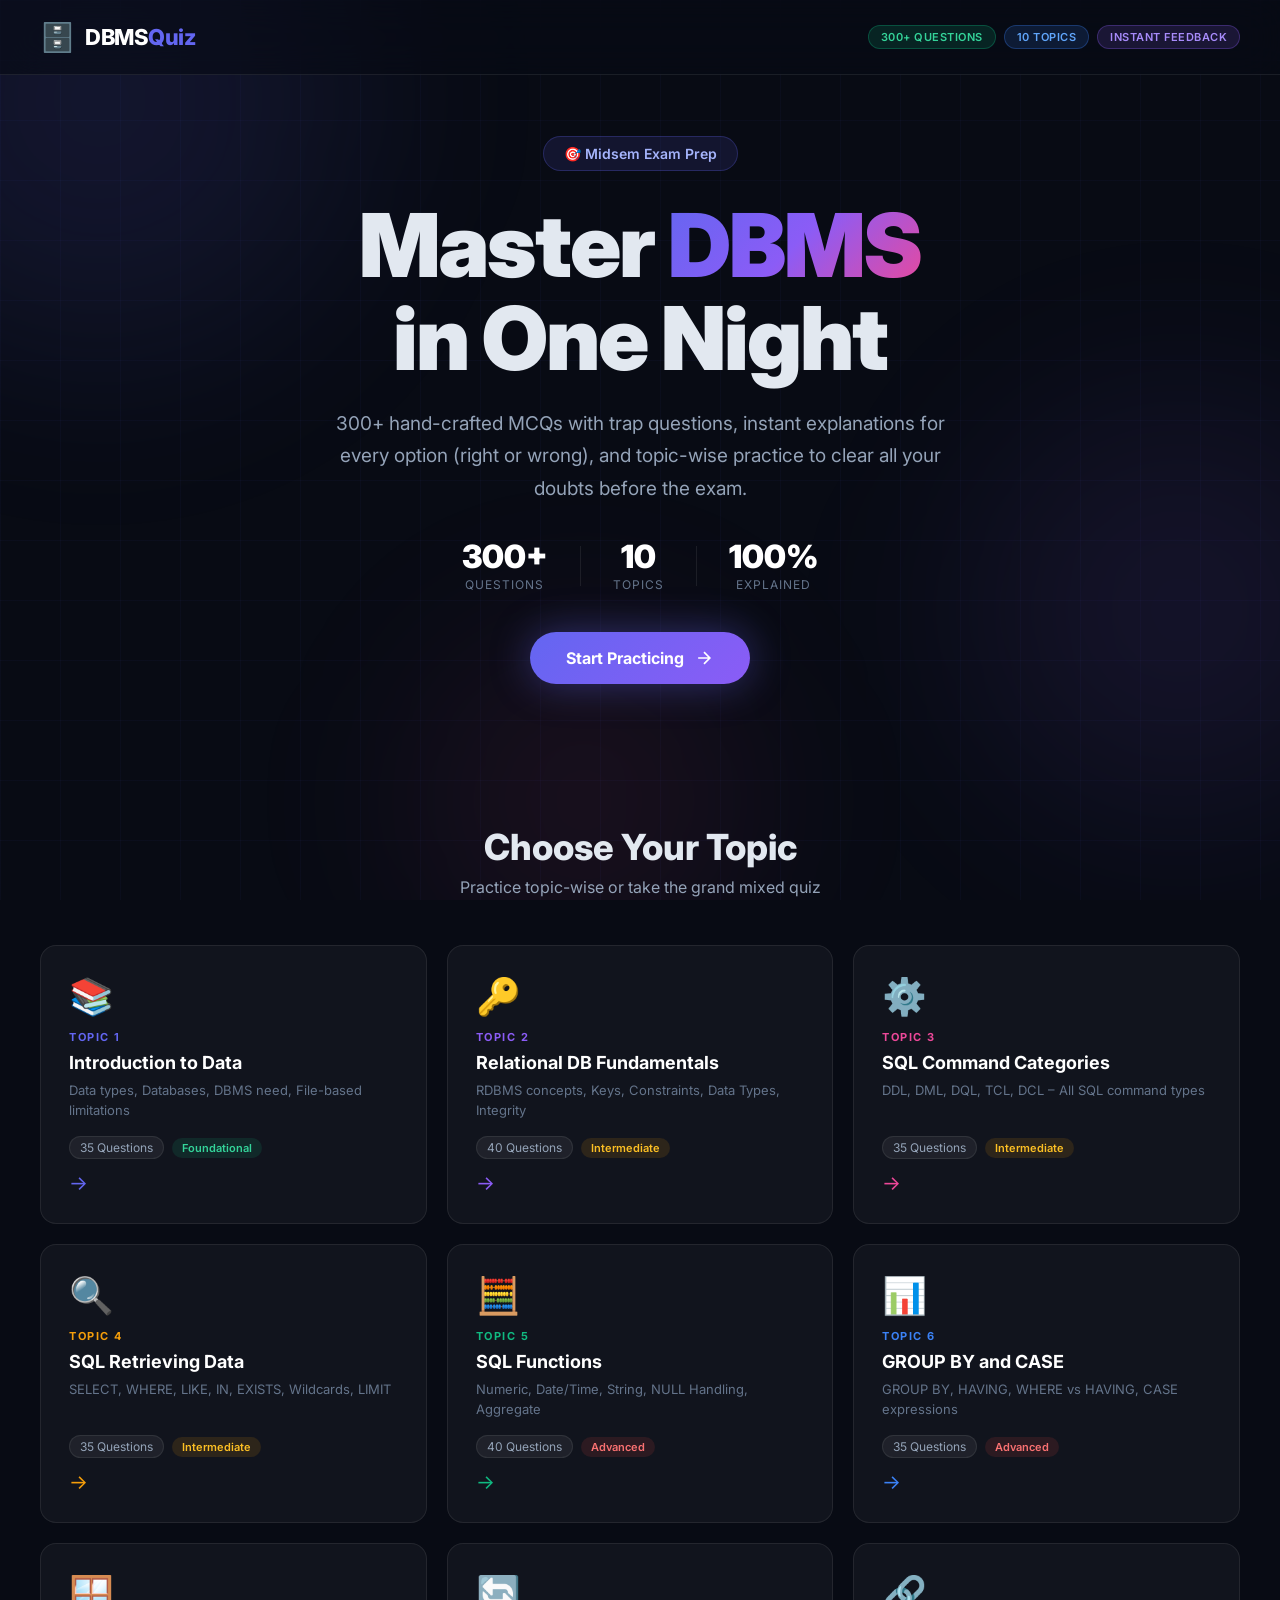
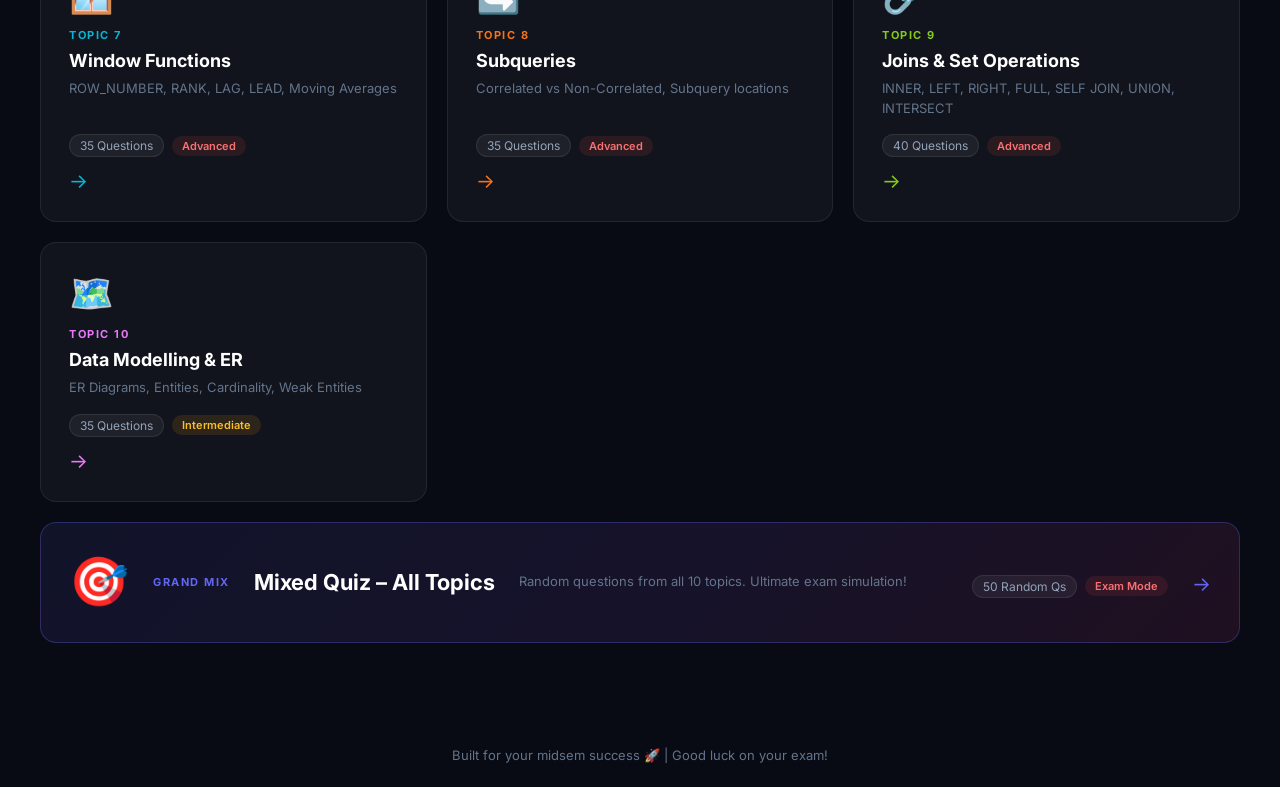
<file: index.html>
<!DOCTYPE html>
<html lang="en">
<head>
  <meta charset="UTF-8" />
  <meta name="viewport" content="width=device-width, initial-scale=1.0" />
  <title>DBMS Master Quiz – Ace Your Midsem</title>
  <meta name="description" content="Comprehensive DBMS quiz platform with 300+ MCQs, instant feedback, and detailed explanations for every answer. Perfect for exam preparation." />
  <link rel="preconnect" href="https://fonts.googleapis.com" />
  <link href="https://fonts.googleapis.com/css2?family=Inter:wght@300;400;500;600;700;800;900&family=JetBrains+Mono:wght@400;600&display=swap" rel="stylesheet" />
  <link rel="stylesheet" href="style.css" />
</head>
<body>
  <!-- Animated Background -->
  <div class="bg-grid"></div>
  <div class="bg-orbs">
    <div class="orb orb-1"></div>
    <div class="orb orb-2"></div>
    <div class="orb orb-3"></div>
  </div>

  <!-- Hero Section -->
  <header class="hero">
    <nav class="navbar">
      <div class="logo">
        <span class="logo-icon">🗄️</span>
        <span class="logo-text">DBMS<span class="accent">Quiz</span></span>
      </div>
      <div class="nav-badges">
        <span class="badge badge-green">300+ Questions</span>
        <span class="badge badge-blue">10 Topics</span>
        <span class="badge badge-purple">Instant Feedback</span>
      </div>
    </nav>

    <div class="hero-content">
      <div class="hero-tag">🎯 Midsem Exam Prep</div>
      <h1 class="hero-title">
        Master <span class="gradient-text">DBMS</span><br/>in One Night
      </h1>
      <p class="hero-subtitle">
        300+ hand-crafted MCQs with trap questions, instant explanations for every option (right or wrong), and topic-wise practice to clear all your doubts before the exam.
      </p>
      <div class="hero-stats">
        <div class="stat"><span class="stat-num">300+</span><span class="stat-label">Questions</span></div>
        <div class="stat-divider"></div>
        <div class="stat"><span class="stat-num">10</span><span class="stat-label">Topics</span></div>
        <div class="stat-divider"></div>
        <div class="stat"><span class="stat-num">100%</span><span class="stat-label">Explained</span></div>
      </div>
      <a href="#topics" class="cta-btn">
        <span>Start Practicing</span>
        <svg width="20" height="20" viewBox="0 0 24 24" fill="none" stroke="currentColor" stroke-width="2"><path d="M5 12h14M12 5l7 7-7 7"/></svg>
      </a>
    </div>
  </header>

  <!-- Topics Grid -->
  <main id="topics" class="topics-section">
    <div class="section-header">
      <h2>Choose Your Topic</h2>
      <p>Practice topic-wise or take the grand mixed quiz</p>
    </div>

    <div class="topics-grid">
      <a href="quiz.html?topic=0" class="topic-card" style="--accent:#6366f1">
        <div class="topic-icon">📚</div>
        <div class="topic-num">Topic 1</div>
        <h3>Introduction to Data</h3>
        <p>Data types, Databases, DBMS need, File-based limitations</p>
        <div class="topic-meta">
          <span class="q-count">35 Questions</span>
          <span class="difficulty diff-easy">Foundational</span>
        </div>
        <div class="topic-arrow">→</div>
      </a>

      <a href="quiz.html?topic=1" class="topic-card" style="--accent:#8b5cf6">
        <div class="topic-icon">🔑</div>
        <div class="topic-num">Topic 2</div>
        <h3>Relational DB Fundamentals</h3>
        <p>RDBMS concepts, Keys, Constraints, Data Types, Integrity</p>
        <div class="topic-meta">
          <span class="q-count">40 Questions</span>
          <span class="difficulty diff-med">Intermediate</span>
        </div>
        <div class="topic-arrow">→</div>
      </a>

      <a href="quiz.html?topic=2" class="topic-card" style="--accent:#ec4899">
        <div class="topic-icon">⚙️</div>
        <div class="topic-num">Topic 3</div>
        <h3>SQL Command Categories</h3>
        <p>DDL, DML, DQL, TCL, DCL – All SQL command types</p>
        <div class="topic-meta">
          <span class="q-count">35 Questions</span>
          <span class="difficulty diff-med">Intermediate</span>
        </div>
        <div class="topic-arrow">→</div>
      </a>

      <a href="quiz.html?topic=3" class="topic-card" style="--accent:#f59e0b">
        <div class="topic-icon">🔍</div>
        <div class="topic-num">Topic 4</div>
        <h3>SQL Retrieving Data</h3>
        <p>SELECT, WHERE, LIKE, IN, EXISTS, Wildcards, LIMIT</p>
        <div class="topic-meta">
          <span class="q-count">35 Questions</span>
          <span class="difficulty diff-med">Intermediate</span>
        </div>
        <div class="topic-arrow">→</div>
      </a>

      <a href="quiz.html?topic=4" class="topic-card" style="--accent:#10b981">
        <div class="topic-icon">🧮</div>
        <div class="topic-num">Topic 5</div>
        <h3>SQL Functions</h3>
        <p>Numeric, Date/Time, String, NULL Handling, Aggregate</p>
        <div class="topic-meta">
          <span class="q-count">40 Questions</span>
          <span class="difficulty diff-hard">Advanced</span>
        </div>
        <div class="topic-arrow">→</div>
      </a>

      <a href="quiz.html?topic=5" class="topic-card" style="--accent:#3b82f6">
        <div class="topic-icon">📊</div>
        <div class="topic-num">Topic 6</div>
        <h3>GROUP BY and CASE</h3>
        <p>GROUP BY, HAVING, WHERE vs HAVING, CASE expressions</p>
        <div class="topic-meta">
          <span class="q-count">35 Questions</span>
          <span class="difficulty diff-hard">Advanced</span>
        </div>
        <div class="topic-arrow">→</div>
      </a>

      <a href="quiz.html?topic=6" class="topic-card" style="--accent:#06b6d4">
        <div class="topic-icon">🪟</div>
        <div class="topic-num">Topic 7</div>
        <h3>Window Functions</h3>
        <p>ROW_NUMBER, RANK, LAG, LEAD, Moving Averages</p>
        <div class="topic-meta">
          <span class="q-count">35 Questions</span>
          <span class="difficulty diff-hard">Advanced</span>
        </div>
        <div class="topic-arrow">→</div>
      </a>

      <a href="quiz.html?topic=7" class="topic-card" style="--accent:#f97316">
        <div class="topic-icon">🔄</div>
        <div class="topic-num">Topic 8</div>
        <h3>Subqueries</h3>
        <p>Correlated vs Non-Correlated, Subquery locations</p>
        <div class="topic-meta">
          <span class="q-count">35 Questions</span>
          <span class="difficulty diff-hard">Advanced</span>
        </div>
        <div class="topic-arrow">→</div>
      </a>

      <a href="quiz.html?topic=8" class="topic-card" style="--accent:#84cc16">
        <div class="topic-icon">🔗</div>
        <div class="topic-num">Topic 9</div>
        <h3>Joins & Set Operations</h3>
        <p>INNER, LEFT, RIGHT, FULL, SELF JOIN, UNION, INTERSECT</p>
        <div class="topic-meta">
          <span class="q-count">40 Questions</span>
          <span class="difficulty diff-hard">Advanced</span>
        </div>
        <div class="topic-arrow">→</div>
      </a>

      <a href="quiz.html?topic=9" class="topic-card" style="--accent:#e879f9">
        <div class="topic-icon">🗺️</div>
        <div class="topic-num">Topic 10</div>
        <h3>Data Modelling & ER</h3>
        <p>ER Diagrams, Entities, Cardinality, Weak Entities</p>
        <div class="topic-meta">
          <span class="q-count">35 Questions</span>
          <span class="difficulty diff-med">Intermediate</span>
        </div>
        <div class="topic-arrow">→</div>
      </a>

      <!-- Mixed Quiz Card -->
      <a href="quiz.html?topic=mixed" class="topic-card mixed-card">
        <div class="topic-icon">🎯</div>
        <div class="topic-num">GRAND MIX</div>
        <h3>Mixed Quiz – All Topics</h3>
        <p>Random questions from all 10 topics. Ultimate exam simulation!</p>
        <div class="topic-meta">
          <span class="q-count">50 Random Qs</span>
          <span class="difficulty diff-hard">Exam Mode</span>
        </div>
        <div class="topic-arrow">→</div>
      </a>
    </div>
  </main>

  <footer class="footer">
    <p>Built for your midsem success 🚀 | Good luck on your exam!</p>
  </footer>

  <script>
    // Smooth scroll
    document.querySelector('.cta-btn').addEventListener('click', (e) => {
      e.preventDefault();
      document.getElementById('topics').scrollIntoView({ behavior: 'smooth' });
    });

    // Card hover parallax
    document.querySelectorAll('.topic-card').forEach(card => {
      card.addEventListener('mousemove', (e) => {
        const rect = card.getBoundingClientRect();
        const x = ((e.clientX - rect.left) / rect.width - 0.5) * 10;
        const y = ((e.clientY - rect.top) / rect.height - 0.5) * 10;
        card.style.transform = `perspective(600px) rotateX(${-y}deg) rotateY(${x}deg) translateY(-4px)`;
      });
      card.addEventListener('mouseleave', () => {
        card.style.transform = '';
      });
    });
  </script>
</body>
</html>
</file>
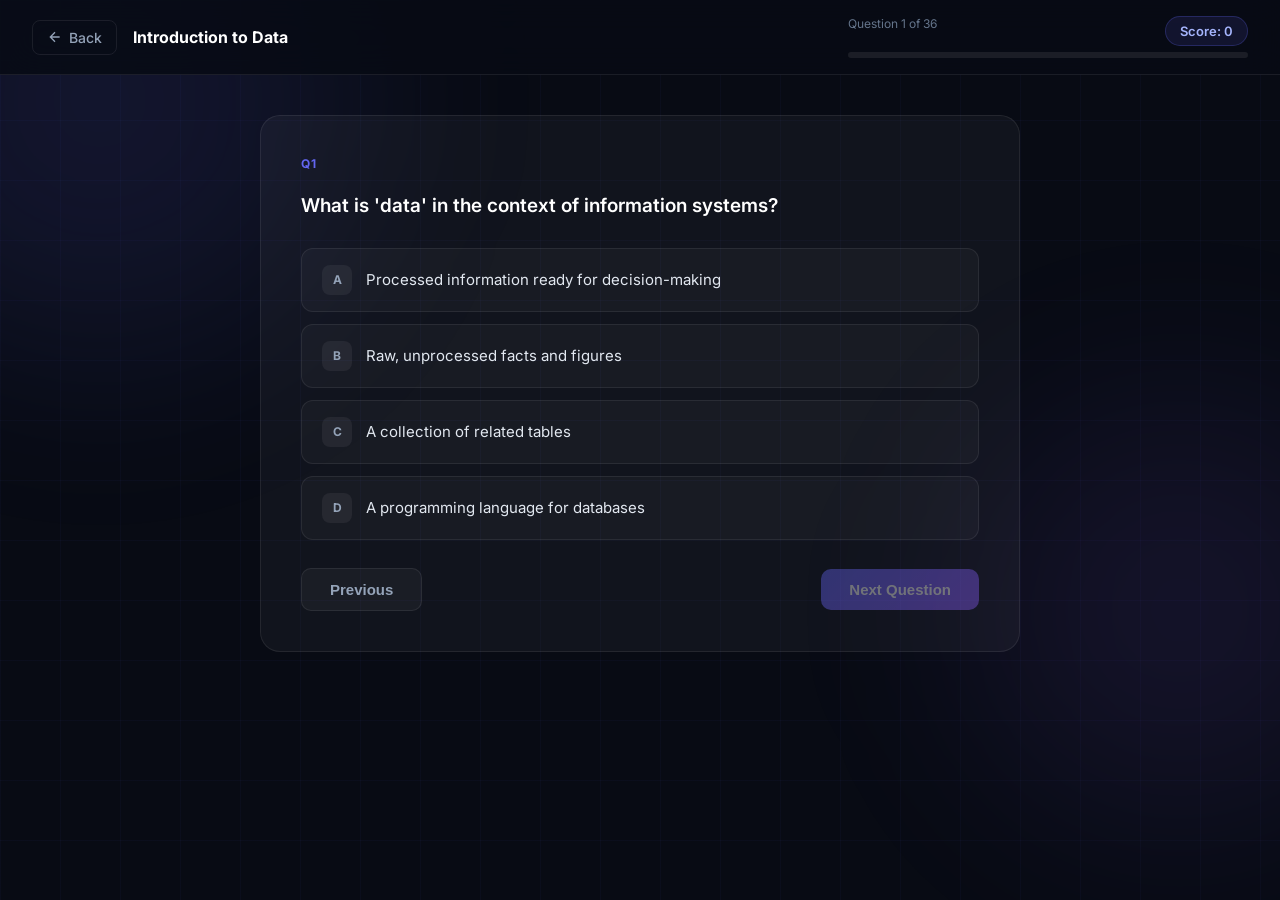
<file: quiz.html>
<!DOCTYPE html>
<html lang="en">
<head>
  <meta charset="UTF-8" />
  <meta name="viewport" content="width=device-width, initial-scale=1.0" />
  <title>DBMS Quiz</title>
  <link href="https://fonts.googleapis.com/css2?family=Inter:wght@400;500;600;700;800&family=JetBrains+Mono:wght@400&display=swap" rel="stylesheet" />
  <link rel="stylesheet" href="style.css" />
</head>
<body>
  <!-- Animated Background -->
  <div class="bg-grid"></div>
  <div class="bg-orbs">
    <div class="orb orb-1"></div>
    <div class="orb orb-2"></div>
  </div>

  <div class="quiz-page" id="app">
    <!-- Quiz Header -->
    <header class="quiz-header" id="quizHeader">
      <div class="quiz-header-left">
        <a href="index.html" class="back-btn">
          <svg width="16" height="16" viewBox="0 0 24 24" fill="none" stroke="currentColor" stroke-width="2"><path d="M19 12H5M12 19l-7-7 7-7"/></svg>
          Back
        </a>
        <div class="quiz-topic-title" id="topicTitle">Loading Topic...</div>
      </div>
      <div class="quiz-progress-bar-wrap">
        <div class="quiz-progress-label">
          <span id="progressText">Question 1 of 10</span>
          <span class="quiz-score-badge" id="scoreBadge">Score: 0</span>
        </div>
        <div class="quiz-progress-bar">
          <div class="quiz-progress-fill" id="progressFill" style="width: 0%"></div>
        </div>
      </div>
    </header>

    <!-- Loading Screen -->
    <div class="loading-screen" id="loadingScreen">
      <div class="loader"></div>
      <p style="color: var(--text-muted); font-weight: 500;">Loading Questions...</p>
    </div>

    <!-- Quiz Container -->
    <main class="quiz-container" id="quizContainer" style="display: none;">
      <div class="question-card">
        <div class="q-meta">
          <span class="q-num" id="qNumBadge">Q1</span>
          <span class="q-tag" id="qTopicTag" style="display: none;">Topic Name</span>
          <span class="q-trap" id="qTrapTag" style="display: none;">🚨 Trap Question!</span>
        </div>
        
        <h2 class="q-text" id="qText">Question Text</h2>
        <div class="q-code" id="qCode" style="display: none;"></div>

        <div class="options-list" id="optionsList">
          <!-- Options injected via JS -->
        </div>

        <div class="main-explanation" id="mainExplanation">
          <div class="exp-title">
            <svg width="18" height="18" viewBox="0 0 24 24" fill="none" stroke="currentColor" stroke-width="2"><circle cx="12" cy="12" r="10"/><path d="M12 16v-4"/><path d="M12 8h.01"/></svg>
            Detailed Explanation
          </div>
          <div class="exp-text" id="expText"></div>
        </div>

        <div class="quiz-nav">
          <button class="nav-btn btn-secondary" id="btnPrev" disabled>Previous</button>
          <button class="nav-btn btn-primary" id="btnNext" disabled>Next Question</button>
        </div>
      </div>
    </main>

    <!-- Results Screen -->
    <main class="results-page" id="resultsScreen" style="display: none;">
      <div class="results-card">
        <div class="results-emoji" id="rEmoji">🎉</div>
        <h1 class="results-title" id="rTitle">Quiz Completed!</h1>
        <p class="results-sub" id="rSub">Here is how you did on this topic.</p>
        
        <div class="score-circle" id="scoreCircle" style="--pct: 0deg;">
          <span id="rScorePct">0%</span>
        </div>

        <div class="results-stats">
          <div class="r-stat">
            <span class="r-stat-num" id="rTotal">0</span>
            <span class="r-stat-label">Total Qs</span>
          </div>
          <div class="r-stat">
            <span class="r-stat-num r-correct" id="rCorrect">0</span>
            <span class="r-stat-label">Correct</span>
          </div>
          <div class="r-stat">
            <span class="r-stat-num r-wrong" id="rWrong">0</span>
            <span class="r-stat-label">Wrong</span>
          </div>
        </div>

        <div class="results-btns">
          <button class="btn-secondary" onclick="location.reload()">Retry Quiz</button>
          <a href="index.html" class="btn-primary">Choose Another Topic</a>
        </div>
      </div>
    </main>

  </div>

  <script src="questions.js"></script>
  <script>
    // App State
    let currentQuestions = [];
    let currentIdx = 0;
    let score = 0;
    let userAnswers = []; // stores selected option index per question
    let isMixedMode = false;

    // DOM Elements
    const els = {
      loading: document.getElementById('loadingScreen'),
      quizContainer: document.getElementById('quizContainer'),
      resultsScreen: document.getElementById('resultsScreen'),
      topicTitle: document.getElementById('topicTitle'),
      progressText: document.getElementById('progressText'),
      progressFill: document.getElementById('progressFill'),
      scoreBadge: document.getElementById('scoreBadge'),
      qNumBadge: document.getElementById('qNumBadge'),
      qTopicTag: document.getElementById('qTopicTag'),
      qTrapTag: document.getElementById('qTrapTag'),
      qText: document.getElementById('qText'),
      qCode: document.getElementById('qCode'),
      optionsList: document.getElementById('optionsList'),
      mainExplanation: document.getElementById('mainExplanation'),
      expText: document.getElementById('expText'),
      btnPrev: document.getElementById('btnPrev'),
      btnNext: document.getElementById('btnNext')
    };

    // Init
    window.addEventListener('DOMContentLoaded', () => {
      const urlParams = new URLSearchParams(window.location.search);
      const topicParam = urlParams.get('topic');

      setTimeout(() => {
        if (topicParam === 'mixed') {
          isMixedMode = true;
          currentQuestions = getMixedQuestions(50);
          els.topicTitle.textContent = "GRAND MIX (50 Questions)";
        } else {
          const tIdx = parseInt(topicParam);
          if (!isNaN(tIdx) && tIdx >= 0 && tIdx < TOPICS.length) {
            currentQuestions = QUESTIONS[tIdx] || [];
            els.topicTitle.textContent = TOPICS[tIdx];
          } else {
            // fallback
            currentQuestions = QUESTIONS[0] || [];
            els.topicTitle.textContent = TOPICS[0];
          }
        }
        
        userAnswers = new Array(currentQuestions.length).fill(-1);
        
        els.loading.style.display = 'none';
        if (currentQuestions.length > 0) {
          els.quizContainer.style.display = 'flex';
          loadQuestion(0);
        } else {
          els.topicTitle.textContent = "No questions available for this topic yet!";
        }
      }, 600); // fake loading for smooth UX
    });

    function loadQuestion(idx) {
      const q = currentQuestions[idx];
      const hasAnswered = userAnswers[idx] !== -1;

      // Update UI
      els.qNumBadge.textContent = `Q${idx + 1}`;
      els.progressText.textContent = `Question ${idx + 1} of ${currentQuestions.length}`;
      els.progressFill.style.width = `${((idx) / currentQuestions.length) * 100}%`;
      
      if (q.trap) {
        els.qTrapTag.style.display = 'inline-block';
      } else {
        els.qTrapTag.style.display = 'none';
      }

      if (isMixedMode && q.topicIdx !== undefined) {
        els.qTopicTag.textContent = TOPICS[q.topicIdx];
        els.qTopicTag.style.display = 'inline-block';
      } else {
        els.qTopicTag.style.display = 'none';
      }

      // Handle Code block in question (if text contains backticks or is multiline)
      let qTextStr = q.q;
      if (qTextStr.includes('```')) {
        const parts = qTextStr.split('```');
        els.qText.textContent = parts[0].trim();
        els.qCode.textContent = parts[1].trim();
        els.qCode.style.display = 'block';
      } else if (qTextStr.includes('\n')) {
        const parts = qTextStr.split('\n');
        els.qText.textContent = parts[0].trim();
        els.qCode.textContent = parts.slice(1).join('\n').trim();
        els.qCode.style.display = 'block';
      } else {
        els.qText.textContent = qTextStr;
        els.qCode.style.display = 'none';
      }

      // Render Options
      els.optionsList.innerHTML = '';
      const letters = ['A', 'B', 'C', 'D'];
      
      q.opts.forEach((optText, i) => {
        const btn = document.createElement('button');
        btn.className = 'option-btn';
        btn.innerHTML = `
          <div class="option-letter">${letters[i]}</div>
          <div class="option-text">${optText}</div>
          <div class="option-indicator"></div>
        `;
        
        const expDiv = document.createElement('div');
        expDiv.className = 'option-explanation';
        if (i === q.ans) {
          expDiv.classList.add('correct-exp');
        } else {
          expDiv.classList.add('wrong-exp');
        }
        expDiv.textContent = q.exps[i];

        if (hasAnswered) {
          btn.disabled = true;
          // Apply states based on previous answer
          if (i === q.ans) {
            btn.classList.add('correct');
            btn.querySelector('.option-indicator').innerHTML = '✓';
            if (userAnswers[idx] === i) {
                btn.classList.add('with-note');
                expDiv.classList.add('visible');
            }
          } else if (userAnswers[idx] === i) {
            btn.classList.add('wrong');
            btn.classList.add('with-note');
            btn.querySelector('.option-indicator').innerHTML = '✗';
            expDiv.classList.add('visible');
          } else {
            btn.classList.add('dimmed');
          }
        } else {
          btn.onclick = () => selectOption(i, q.ans, btn, expDiv);
        }

        els.optionsList.appendChild(btn);
        els.optionsList.appendChild(expDiv);
      });

      // Explanation box (overall)
      els.mainExplanation.classList.remove('visible');
      if (hasAnswered && q.exps[q.ans]) {
        els.expText.innerHTML = `<strong>The correct answer is ${letters[q.ans]}:</strong> ${q.opts[q.ans]}<br/><br/>${q.exps[q.ans]}`;
        els.mainExplanation.classList.add('visible');
      }

      // Nav buttons
      els.btnPrev.disabled = idx === 0;
      els.btnNext.disabled = !hasAnswered;
      if (idx === currentQuestions.length - 1 && hasAnswered) {
        els.btnNext.textContent = 'Finish Quiz';
      } else {
        els.btnNext.textContent = 'Next Question';
      }
    }

    function selectOption(selectedIdx, correctIdx, btn, expDiv) {
      userAnswers[currentIdx] = selectedIdx;
      const isCorrect = selectedIdx === correctIdx;
      
      if (isCorrect) score++;
      els.scoreBadge.textContent = `Score: ${score}`;

      // Disable all buttons and show states
      const allBtns = els.optionsList.querySelectorAll('.option-btn');
      const allExps = els.optionsList.querySelectorAll('.option-explanation');
      
      allBtns.forEach((b, i) => {
        b.disabled = true;
        if (i === correctIdx) {
          b.classList.add('correct');
          b.querySelector('.option-indicator').innerHTML = '✓';
        } else if (i === selectedIdx) {
          b.classList.add('wrong');
          b.classList.add('with-note');
          b.querySelector('.option-indicator').innerHTML = '✗';
          allExps[i].classList.add('visible');
        } else {
          b.classList.add('dimmed');
        }
      });

      // Ensure correct explanation is visible if they got it right or wrong
      if(isCorrect) {
          btn.classList.add('with-note');
          expDiv.classList.add('visible');
      }
      
      // Main explanation
      const q = currentQuestions[currentIdx];
      const letters = ['A', 'B', 'C', 'D'];
      els.expText.innerHTML = `<strong>The correct answer is ${letters[q.ans]}:</strong> ${q.opts[q.ans]}<br/><br/>${q.exps[q.ans]}`;
      els.mainExplanation.classList.add('visible');

      // Enable next
      els.btnNext.disabled = false;
      if (currentIdx === currentQuestions.length - 1) {
        els.btnNext.textContent = 'Finish Quiz';
      }
    }

    // Navigation
    els.btnPrev.onclick = () => {
      if (currentIdx > 0) {
        currentIdx--;
        loadQuestion(currentIdx);
      }
    };

    els.btnNext.onclick = () => {
      if (currentIdx < currentQuestions.length - 1) {
        currentIdx++;
        loadQuestion(currentIdx);
      } else {
        showResults();
      }
    };

    function showResults() {
      els.quizHeader.style.display = 'none';
      els.quizContainer.style.display = 'none';
      els.resultsScreen.style.display = 'flex';

      const total = currentQuestions.length;
      const pct = Math.round((score / total) * 100);
      
      els.rScorePct.textContent = `${pct}%`;
      els.rTotal.textContent = total;
      els.rCorrect.textContent = score;
      els.rWrong.textContent = total - score;

      // Animate circle
      setTimeout(() => {
        els.scoreCircle.style.setProperty('--pct', `${pct * 3.6}deg`);
      }, 100);

      if (pct >= 90) {
        els.rEmoji.textContent = '🏆';
        els.rTitle.textContent = 'Outstanding!';
        els.rSub.textContent = 'You are a database master. Ace that midsem!';
      } else if (pct >= 75) {
        els.rEmoji.textContent = '🌟';
        els.rTitle.textContent = 'Great Job!';
        els.rSub.textContent = 'Solid understanding of the concepts.';
      } else if (pct >= 50) {
        els.rEmoji.textContent = '👍';
        els.rTitle.textContent = 'Good Effort';
        els.rSub.textContent = 'Review the explanations for the ones you missed.';
      } else {
        els.rEmoji.textContent = '📚';
        els.rTitle.textContent = 'Keep Practicing';
        els.rSub.textContent = 'Take your time to review the traps and concepts.';
      }
    }
  </script>
</body>
</html>
</file>
<file: style.css>
/* ===== RESET & BASE ===== */
*, *::before, *::after { box-sizing: border-box; margin: 0; padding: 0; }

:root {
  --bg: #080b14;
  --bg2: #0d1117;
  --surface: rgba(255,255,255,0.04);
  --surface-hover: rgba(255,255,255,0.07);
  --border: rgba(255,255,255,0.08);
  --border-hover: rgba(255,255,255,0.18);
  --text: #e2e8f0;
  --text-muted: #64748b;
  --text-dim: #94a3b8;
  --accent: #6366f1;
  --green: #10b981;
  --red: #ef4444;
  --yellow: #f59e0b;
  --radius: 16px;
}

html { scroll-behavior: smooth; }
body {
  font-family: 'Inter', sans-serif;
  background: var(--bg);
  color: var(--text);
  min-height: 100vh;
  overflow-x: hidden;
}

/* ===== ANIMATED BACKGROUND ===== */
.bg-grid {
  position: fixed; inset: 0; z-index: 0;
  background-image: linear-gradient(rgba(99,102,241,0.04) 1px, transparent 1px),
                    linear-gradient(90deg, rgba(99,102,241,0.04) 1px, transparent 1px);
  background-size: 60px 60px;
  pointer-events: none;
}
.bg-orbs { position: fixed; inset: 0; z-index: 0; pointer-events: none; overflow: hidden; }
.orb {
  position: absolute; border-radius: 50%; filter: blur(80px);
  animation: orb-float 20s ease-in-out infinite;
}
.orb-1 { width: 600px; height: 600px; top: -200px; left: -200px; background: radial-gradient(circle, rgba(99,102,241,0.15), transparent); }
.orb-2 { width: 500px; height: 500px; top: 40%; right: -150px; background: radial-gradient(circle, rgba(139,92,246,0.12), transparent); animation-delay: -7s; }
.orb-3 { width: 400px; height: 400px; bottom: -100px; left: 30%; background: radial-gradient(circle, rgba(236,72,153,0.1), transparent); animation-delay: -14s; }
@keyframes orb-float { 0%,100%{transform:translate(0,0) scale(1)} 33%{transform:translate(30px,-30px) scale(1.05)} 66%{transform:translate(-20px,20px) scale(0.95)} }

/* ===== NAVBAR ===== */
.navbar {
  position: relative; z-index: 10;
  display: flex; justify-content: space-between; align-items: center;
  padding: 20px 40px;
  border-bottom: 1px solid var(--border);
  backdrop-filter: blur(20px);
  background: rgba(8,11,20,0.6);
}
.logo { display: flex; align-items: center; gap: 10px; text-decoration: none; }
.logo-icon { font-size: 28px; }
.logo-text { font-size: 22px; font-weight: 800; color: white; letter-spacing: -0.5px; }
.logo-text .accent { color: var(--accent); }
.nav-badges { display: flex; gap: 8px; flex-wrap: wrap; }
.badge {
  padding: 4px 12px; border-radius: 50px; font-size: 11px; font-weight: 600;
  text-transform: uppercase; letter-spacing: 0.5px;
}
.badge-green { background: rgba(16,185,129,0.15); color: #34d399; border: 1px solid rgba(16,185,129,0.3); }
.badge-blue { background: rgba(59,130,246,0.15); color: #60a5fa; border: 1px solid rgba(59,130,246,0.3); }
.badge-purple { background: rgba(139,92,246,0.15); color: #a78bfa; border: 1px solid rgba(139,92,246,0.3); }

/* ===== HERO ===== */
.hero {
  position: relative; z-index: 1;
  min-height: 85vh;
  display: flex; flex-direction: column;
}
.hero-content {
  flex: 1; display: flex; flex-direction: column; align-items: center; justify-content: center;
  text-align: center; padding: 60px 20px 80px;
}
.hero-tag {
  display: inline-flex; align-items: center; gap: 8px;
  background: rgba(99,102,241,0.12); border: 1px solid rgba(99,102,241,0.25);
  color: #a5b4fc; padding: 8px 20px; border-radius: 50px;
  font-size: 14px; font-weight: 600; margin-bottom: 28px;
  animation: fade-in 0.6s ease;
}
.hero-title {
  font-size: clamp(42px, 7vw, 88px);
  font-weight: 900; line-height: 1.05;
  letter-spacing: -2px;
  margin-bottom: 24px;
  animation: fade-up 0.7s ease;
}
.gradient-text {
  background: linear-gradient(135deg, #6366f1, #8b5cf6, #ec4899);
  -webkit-background-clip: text; -webkit-text-fill-color: transparent;
  background-clip: text;
}
.hero-subtitle {
  font-size: clamp(15px, 2vw, 19px); color: var(--text-dim);
  max-width: 620px; line-height: 1.7; margin-bottom: 36px;
  animation: fade-up 0.8s ease 0.1s both;
}
.hero-stats {
  display: flex; align-items: center; gap: 32px; margin-bottom: 40px;
  animation: fade-up 0.8s ease 0.2s both;
}
.stat { display: flex; flex-direction: column; align-items: center; }
.stat-num { font-size: 32px; font-weight: 900; color: white; line-height: 1; }
.stat-label { font-size: 12px; color: var(--text-muted); margin-top: 4px; text-transform: uppercase; letter-spacing: 1px; }
.stat-divider { width: 1px; height: 40px; background: var(--border); }
.cta-btn {
  display: inline-flex; align-items: center; gap: 10px;
  background: linear-gradient(135deg, #6366f1, #8b5cf6);
  color: white; text-decoration: none;
  padding: 16px 36px; border-radius: 50px;
  font-size: 16px; font-weight: 700;
  transition: all 0.3s;
  box-shadow: 0 0 40px rgba(99,102,241,0.4);
  animation: fade-up 0.8s ease 0.3s both;
}
.cta-btn:hover { transform: translateY(-2px); box-shadow: 0 0 60px rgba(99,102,241,0.6); }

/* ===== TOPICS SECTION ===== */
.topics-section { position: relative; z-index: 1; padding: 60px 40px 80px; }
.section-header { text-align: center; margin-bottom: 48px; }
.section-header h2 { font-size: 36px; font-weight: 800; margin-bottom: 8px; }
.section-header p { color: var(--text-dim); font-size: 16px; }

.topics-grid {
  display: grid;
  grid-template-columns: repeat(auto-fill, minmax(300px, 1fr));
  gap: 20px; max-width: 1200px; margin: 0 auto;
}

.topic-card {
  position: relative; z-index: 1;
  background: var(--surface);
  border: 1px solid var(--border);
  border-radius: var(--radius);
  padding: 28px;
  text-decoration: none; color: var(--text);
  transition: all 0.35s cubic-bezier(0.34,1.56,0.64,1);
  display: flex; flex-direction: column; gap: 8px;
  overflow: hidden;
  cursor: pointer;
}
.topic-card::before {
  content: ''; position: absolute; inset: 0;
  background: linear-gradient(135deg, var(--accent), transparent);
  opacity: 0; transition: opacity 0.3s;
}
.topic-card:hover { border-color: var(--accent); background: var(--surface-hover); }
.topic-card:hover::before { opacity: 0.04; }
.topic-icon { font-size: 36px; margin-bottom: 4px; }
.topic-num { font-size: 11px; font-weight: 700; color: var(--accent); text-transform: uppercase; letter-spacing: 1.5px; }
.topic-card h3 { font-size: 18px; font-weight: 700; color: white; }
.topic-card p { font-size: 13px; color: var(--text-muted); line-height: 1.5; flex: 1; }
.topic-meta { display: flex; gap: 8px; align-items: center; margin-top: 8px; }
.q-count { font-size: 12px; background: rgba(255,255,255,0.06); border: 1px solid var(--border); padding: 3px 10px; border-radius: 20px; color: var(--text-dim); }
.difficulty { font-size: 11px; font-weight: 600; padding: 3px 10px; border-radius: 20px; }
.diff-easy { background: rgba(16,185,129,0.12); color: #34d399; }
.diff-med { background: rgba(245,158,11,0.12); color: #fbbf24; }
.diff-hard { background: rgba(239,68,68,0.12); color: #f87171; }
.topic-arrow { font-size: 20px; color: var(--accent); margin-top: 4px; transition: transform 0.3s; }
.topic-card:hover .topic-arrow { transform: translateX(6px); }

.mixed-card {
  grid-column: 1 / -1;
  background: linear-gradient(135deg, rgba(99,102,241,0.1), rgba(139,92,246,0.1), rgba(236,72,153,0.1));
  border-color: rgba(99,102,241,0.3);
  flex-direction: row; align-items: center; gap: 24px;
}
.mixed-card .topic-icon { font-size: 48px; }
.mixed-card h3 { font-size: 22px; }

/* ===== FOOTER ===== */
.footer { text-align: center; padding: 24px; color: var(--text-muted); font-size: 13px; position: relative; z-index: 1; }

/* ===== QUIZ PAGE ===== */
.quiz-page { min-height: 100vh; display: flex; flex-direction: column; position: relative; z-index: 1; }
.quiz-header {
  position: sticky; top: 0; z-index: 100;
  background: rgba(8,11,20,0.85); backdrop-filter: blur(20px);
  border-bottom: 1px solid var(--border);
  padding: 16px 32px;
  display: flex; align-items: center; justify-content: space-between; gap: 16px;
}
.quiz-header-left { display: flex; align-items: center; gap: 16px; }
.back-btn {
  display: inline-flex; align-items: center; gap: 6px;
  color: var(--text-dim); text-decoration: none; font-size: 14px; font-weight: 500;
  padding: 8px 14px; border-radius: 8px; border: 1px solid var(--border);
  transition: all 0.2s;
}
.back-btn:hover { color: white; border-color: var(--border-hover); background: var(--surface); }
.quiz-topic-title { font-size: 16px; font-weight: 700; color: white; }
.quiz-progress-bar-wrap { flex: 1; max-width: 400px; }
.quiz-progress-label { display: flex; justify-content: space-between; font-size: 12px; color: var(--text-muted); margin-bottom: 6px; }
.quiz-progress-bar { height: 6px; background: rgba(255,255,255,0.08); border-radius: 3px; overflow: hidden; }
.quiz-progress-fill { height: 100%; background: linear-gradient(90deg, #6366f1, #8b5cf6); border-radius: 3px; transition: width 0.5s cubic-bezier(0.4,0,0.2,1); }
.quiz-score-badge {
  display: flex; align-items: center; gap: 6px;
  background: rgba(99,102,241,0.12); border: 1px solid rgba(99,102,241,0.25);
  padding: 6px 14px; border-radius: 50px; font-size: 13px; font-weight: 600; color: #a5b4fc;
}

/* ===== QUIZ CONTAINER ===== */
.quiz-container {
  flex: 1; display: flex; align-items: flex-start; justify-content: center;
  padding: 40px 20px;
}
.question-card {
  width: 100%; max-width: 760px;
  background: var(--surface); border: 1px solid var(--border);
  border-radius: 20px; padding: 40px;
  animation: fade-up 0.4s ease;
}
.q-meta { display: flex; align-items: center; gap: 12px; margin-bottom: 20px; }
.q-num {
  font-size: 12px; font-weight: 700; color: var(--accent); text-transform: uppercase; letter-spacing: 1px;
}
.q-tag { font-size: 11px; background: rgba(99,102,241,0.12); color: #a5b4fc; border: 1px solid rgba(99,102,241,0.2); padding: 2px 10px; border-radius: 20px; }
.q-trap { font-size: 11px; background: rgba(239,68,68,0.12); color: #f87171; border: 1px solid rgba(239,68,68,0.2); padding: 2px 10px; border-radius: 20px; }
.q-text {
  font-size: 19px; font-weight: 600; color: white; line-height: 1.55;
  margin-bottom: 28px;
}
.q-code {
  background: rgba(0,0,0,0.4); border: 1px solid rgba(255,255,255,0.06);
  border-radius: 10px; padding: 16px 20px; margin: -8px 0 24px;
  font-family: 'JetBrains Mono', monospace; font-size: 13px; color: #c4b5fd;
  line-height: 1.6; overflow-x: auto; white-space: pre;
}

/* ===== OPTIONS ===== */
.options-list { display: flex; flex-direction: column; gap: 12px; }
.option-btn {
  position: relative;
  display: flex; align-items: flex-start; gap: 14px;
  background: rgba(255,255,255,0.03); border: 1.5px solid var(--border);
  border-radius: 12px; padding: 16px 20px;
  cursor: pointer; transition: all 0.25s;
  text-align: left; color: var(--text); font-family: 'Inter', sans-serif;
  font-size: 15px; line-height: 1.5;
}
.option-btn:hover:not(:disabled) {
  background: rgba(99,102,241,0.06); border-color: rgba(99,102,241,0.3);
  transform: translateX(4px);
}
.option-letter {
  flex-shrink: 0; width: 30px; height: 30px;
  display: flex; align-items: center; justify-content: center;
  background: rgba(255,255,255,0.06); border-radius: 8px;
  font-size: 12px; font-weight: 700; color: var(--text-dim);
  transition: all 0.25s;
}
.option-text { flex: 1; padding-top: 4px; }
.option-indicator { position: absolute; right: 16px; top: 50%; transform: translateY(-50%); font-size: 20px; opacity: 0; transition: opacity 0.2s; }

/* Option States */
.option-btn.correct {
  background: rgba(16,185,129,0.1); border-color: rgba(16,185,129,0.5);
  animation: pulse-green 0.4s ease;
}
.option-btn.correct .option-letter { background: #10b981; color: white; }
.option-btn.correct .option-indicator { opacity: 1; }

.option-btn.wrong {
  background: rgba(239,68,68,0.1); border-color: rgba(239,68,68,0.5);
  animation: shake 0.4s ease;
}
.option-btn.wrong .option-letter { background: #ef4444; color: white; }
.option-btn.wrong .option-indicator { opacity: 1; }

.option-btn.dimmed { opacity: 0.4; }
.option-btn.with-note { border-radius: 12px 12px 0 0; }

/* ===== OPTION EXPLANATION ===== */
.option-explanation {
  display: none; padding: 14px 20px 14px 64px;
  border: 1.5px solid var(--border); border-top: none;
  border-radius: 0 0 12px 12px;
  font-size: 13px; color: var(--text-dim); line-height: 1.6;
  background: rgba(0,0,0,0.2);
}
.option-explanation.correct-exp { border-color: rgba(16,185,129,0.4); background: rgba(16,185,129,0.05); color: #6ee7b7; }
.option-explanation.wrong-exp { border-color: rgba(239,68,68,0.3); background: rgba(239,68,68,0.04); color: #fca5a5; }
.option-explanation.visible { display: block; animation: fade-in 0.3s ease; }

/* ===== MAIN EXPLANATION BOX ===== */
.main-explanation {
  display: none; margin-top: 24px;
  background: rgba(99,102,241,0.06); border: 1px solid rgba(99,102,241,0.2);
  border-radius: 12px; padding: 20px;
}
.main-explanation.visible { display: block; animation: fade-up 0.4s ease; }
.exp-title { font-size: 13px; font-weight: 700; color: #a5b4fc; margin-bottom: 8px; display: flex; align-items: center; gap: 6px; }
.exp-text { font-size: 14px; color: var(--text-dim); line-height: 1.7; }

/* ===== NAV BUTTONS ===== */
.quiz-nav { display: flex; align-items: center; justify-content: space-between; margin-top: 28px; }
.nav-btn {
  padding: 12px 28px; border-radius: 10px; font-size: 15px; font-weight: 600;
  cursor: pointer; transition: all 0.2s; border: none;
  display: inline-flex; align-items: center; gap: 8px;
}
.btn-secondary {
  background: var(--surface); border: 1.5px solid var(--border);
  color: var(--text-dim);
}
.btn-secondary:hover { border-color: var(--border-hover); color: white; }
.btn-primary {
  background: linear-gradient(135deg, #6366f1, #8b5cf6);
  color: white; box-shadow: 0 4px 20px rgba(99,102,241,0.3);
}
.btn-primary:hover { box-shadow: 0 4px 30px rgba(99,102,241,0.5); transform: translateY(-1px); }
.btn-primary:disabled { opacity: 0.4; cursor: not-allowed; transform: none; box-shadow: none; }

/* ===== RESULTS PAGE ===== */
.results-page {
  flex: 1; display: flex; align-items: center; justify-content: center;
  padding: 40px 20px;
}
.results-card {
  width: 100%; max-width: 600px; text-align: center;
  background: var(--surface); border: 1px solid var(--border);
  border-radius: 24px; padding: 48px 40px;
  animation: fade-up 0.5s ease;
}
.results-emoji { font-size: 72px; margin-bottom: 16px; }
.results-title { font-size: 32px; font-weight: 800; margin-bottom: 8px; }
.results-sub { color: var(--text-dim); font-size: 16px; margin-bottom: 32px; }
.score-circle {
  width: 140px; height: 140px; border-radius: 50%;
  background: conic-gradient(#6366f1 var(--pct), rgba(255,255,255,0.06) var(--pct));
  display: flex; align-items: center; justify-content: center;
  margin: 0 auto 32px; font-size: 28px; font-weight: 900; color: white;
  position: relative;
}
.score-circle::before {
  content: ''; position: absolute; inset: 10px;
  background: var(--bg2); border-radius: 50%;
}
.score-circle span { position: relative; z-index: 1; }
.results-stats { display: flex; justify-content: center; gap: 32px; margin-bottom: 36px; }
.r-stat { display: flex; flex-direction: column; gap: 4px; }
.r-stat-num { font-size: 24px; font-weight: 800; }
.r-stat-label { font-size: 12px; color: var(--text-muted); text-transform: uppercase; letter-spacing: 0.5px; }
.r-correct { color: #34d399; }
.r-wrong { color: #f87171; }
.results-btns { display: flex; gap: 12px; justify-content: center; flex-wrap: wrap; }
.results-btns a, .results-btns button {
  padding: 13px 28px; border-radius: 10px; font-size: 15px; font-weight: 600;
  cursor: pointer; transition: all 0.2s; text-decoration: none; border: none;
}

/* ===== ANIMATIONS ===== */
@keyframes fade-in { from { opacity: 0; } to { opacity: 1; } }
@keyframes fade-up { from { opacity: 0; transform: translateY(16px); } to { opacity: 1; transform: translateY(0); } }
@keyframes shake { 0%,100%{transform:translateX(0)} 20%{transform:translateX(-6px)} 60%{transform:translateX(6px)} }
@keyframes pulse-green { 0%{box-shadow:0 0 0 0 rgba(16,185,129,0.4)} 100%{box-shadow:0 0 0 10px transparent} }

/* ===== LOADING ===== */
.loading-screen {
  position: fixed; inset: 0; z-index: 999;
  background: var(--bg); display: flex; flex-direction: column;
  align-items: center; justify-content: center; gap: 16px;
}
.loader {
  width: 48px; height: 48px; border: 3px solid rgba(255,255,255,0.1);
  border-top-color: #6366f1; border-radius: 50%;
  animation: spin 0.8s linear infinite;
}
@keyframes spin { to { transform: rotate(360deg); } }

/* ===== RESPONSIVE ===== */
@media (max-width: 768px) {
  .navbar { padding: 14px 20px; }
  .nav-badges { display: none; }
  .hero-content { padding: 40px 16px 60px; }
  .topics-section { padding: 40px 16px 60px; }
  .topics-grid { grid-template-columns: 1fr; }
  .mixed-card { flex-direction: column; }
  .quiz-header { padding: 12px 16px; gap: 8px; }
  .quiz-progress-bar-wrap { max-width: 200px; }
  .question-card { padding: 24px; }
  .q-text { font-size: 16px; }
  .hero-stats { gap: 16px; }
}
</file>
